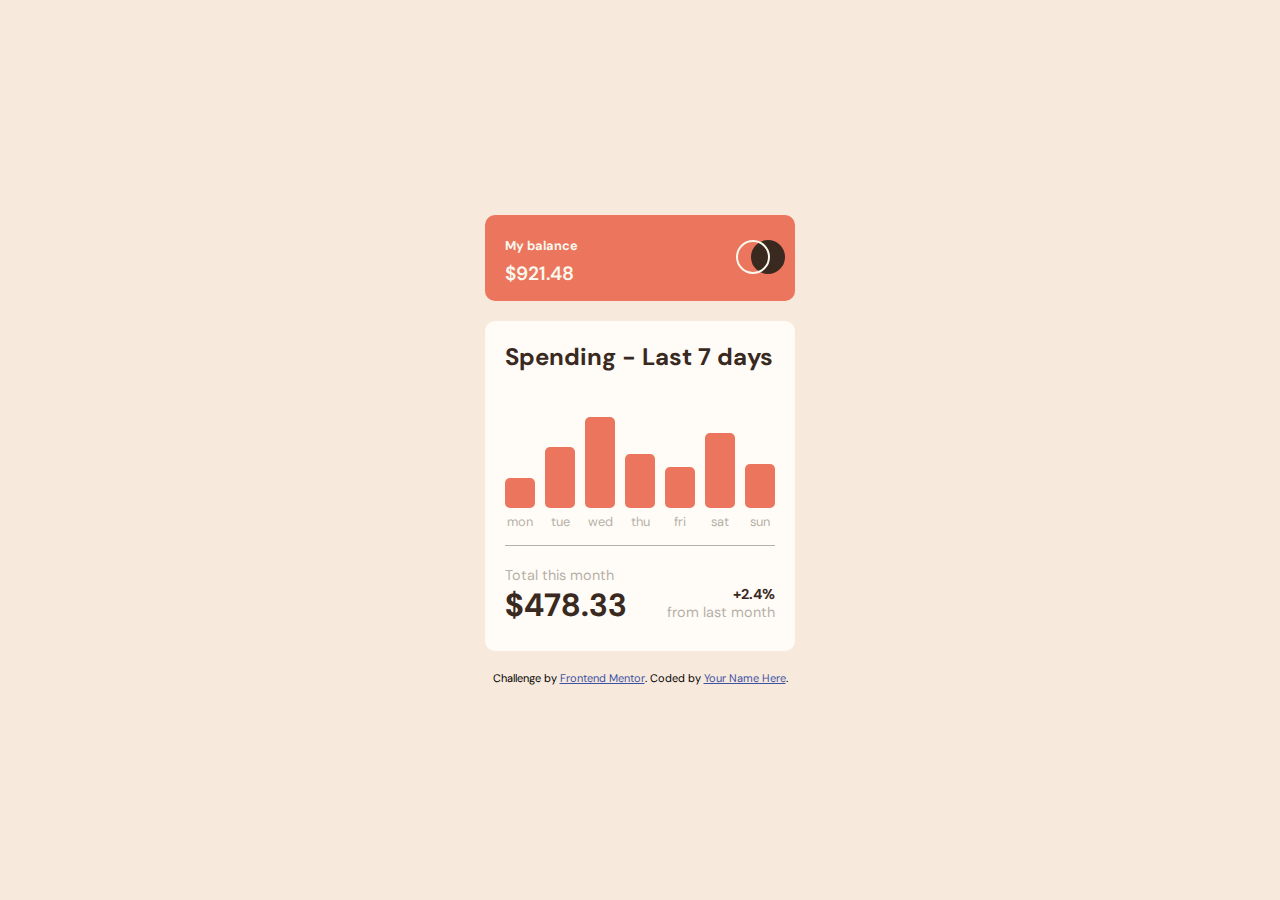
<file: Junior/expenses-chart-component-main/index.html>
<!DOCTYPE html>
<html lang="en">
<head>
  <meta charset="UTF-8">
  <meta name="viewport" content="width=device-width, initial-scale=1.0"> <!-- displays site properly based on user's device -->

  <link rel="icon" type="image/png" sizes="32x32" href="./images/favicon-32x32.png">
  <link rel="stylesheet" type="text/css" href="style.css">
  
  <title>Frontend Mentor | Expenses chart component</title>
  <script src="script.js" defer></script>
  <!-- Feel free to remove these styles or customise in your own stylesheet 👍 -->
  <style>
    .attribution { font-size: 11px; text-align: center; }
    .attribution a { color: hsl(228, 45%, 44%); }
  </style>
</head>

<body>
  <div class="container">
    <div class="upper-div">
      <div class="balance">
        <h3>My balance</h3>
        <span>$921.48</span>
      </div>
      <div class="icon"></div>
    </div>

    <div class="bottom-div">
      <h3>Spending - Last 7 days</h3>
      <div class="chart">
        <div class="day">
          <div class="dayAmount"></div>
          <div class="dayChart"></div>
          <div class="dayName"></div>
        </div>
        <div class="day">
          <div class="dayAmount"></div>
          <div class="dayChart"></div>
          <div class="dayName"></div>
        </div>
        <div class="day">
          <div class="dayAmount"></div>
          <div class="dayChart"></div>
          <div class="dayName"></div>
        </div>
        <div class="day">
          <div class="dayAmount"></div>
          <div class="dayChart"></div>
          <div class="dayName"></div>
        </div>
        <div class="day">
          <div class="dayAmount"></div>
          <div class="dayChart"></div>
          <div class="dayName"></div>
        </div>
        <div class="day">
          <div class="dayAmount"></div>
          <div class="dayChart"></div>
          <div class="dayName"></div>
        </div>
        <div class="day">
          <div class="dayAmount"></div>
          <div class="dayChart"></div>
          <div class="dayName"></div>
        </div>
      </div>
      <div class="monthly-resume">
        <div class="monthly-total">
          <span class="monthly-total-text">Total this month</span>
          <span class="monthly-total-value">$478.33</span>
        </div>
        <div class="last-month-percent">
          <span class="last-month-percent-value">+2.4%</span>
          <span class="last-month-percent-text">from last month</span>
        </div>
      </div>
    </div>
  </div>
    
  <div class="attribution">
    Challenge by <a href="https://www.frontendmentor.io?ref=challenge" target="_blank">Frontend Mentor</a>. 
    Coded by <a href="#">Your Name Here</a>.
  </div>
</body>
</html>
</file>
<file: Junior/expenses-chart-component-main/style.css>
@import url('https://fonts.googleapis.com/css2?family=DM+Sans:wght@400;700&display=swap');

:root{
    --color-bg-body: #f7e9dc;
    --color-inactiveTouchOrClick-bar: #ec755d;
    --color-activeTouchOrClick-bar: #76b5bc;
    --color-font-one: #f9f8ed;
    --color-font-two: #3a291f;
    --color-font-three: #b6b0a8;
    --color-upper-div: #ec755d;
    --color-bottom-div: #fffcf7;
    --color-activeMouseover-bar: #ff9b87;
}

*{
    padding: 0;
    margin: 0;
    box-sizing: border-box;
    font-family: 'DM Sans', sans-serif;
}

body{
    background-color: var(--color-bg-body);
    display: flex;
    flex-direction: column;
    align-items: center;
    justify-content: center;
    min-height: 100vh;
}


/* Upper div */
.upper-div{
    display:flex;
    background-color: var(--color-upper-div);
    padding: 15px 10px;
    border-radius: 10px;
    width: inherit;
}

.balance{
    flex: 1;
}

.balance h3{
    padding: 7px 10px;
    font-size: 0.8rem;
    color: var(--color-font-one);
}

.balance span{
    padding: 7px 10px;
    font-weight: 600;
    color: var(--color-font-one);
    font-size: 1.2rem;
}

.icon{
    position: relative;
    flex: 1;
}

.icon::before{
    content:'';
    position: absolute;
    width: 30px;
    height: 30px;
    border-radius: 50%;
    background-color: transparent;
    border: 2px solid var(--color-font-one);
    z-index: 2;
    right: 15px;
    top: 10px;
}

.icon::after{
    content:'';
    position: absolute;
    width: 30px;
    height: 30px;
    border-radius: 50%;
    border: 2px solid var(--color-font-two);
    background-color: var(--color-font-two);
    z-index: 1;
    right:0px;
    top: 10px;
}
/* Upper div end */


/* bottom div */
.bottom-div{
    background-color: var(--color-bottom-div);
    min-height: 300px;
    width: fit-content;
    margin-top: 20px;
    border-radius: 10px;
    text-align: left;
}

.bottom-div h3{
    padding: 20px;
    color: var(--color-font-two);
    font-size: 1.5rem;
    margin-bottom: 20px;
}

.chart{
    display: flex;
    justify-content: center;
    align-items: flex-end;
    width: inherit;
    margin: 0 20px;
    border-bottom: 1px solid var(--color-font-three);
}

.day{
    display: flex;
    flex-direction: column;
    align-items: center;
    position: relative;
    padding: 5px;
    margin-bottom: 10px;
}

.day:first-child{
    padding-left: 0;
}

.day:last-child{
    padding-right: 0;
}

.dayChart{
    width: 30px;
    background-color: var(--color-inactiveTouchOrClick-bar);
    border-radius: 5px;
    cursor: url(https://cur.cursors-4u.net/others/oth-6/oth589.cur), auto !important;
}

.dayAmount{
    visibility: hidden;
    font-size: 0.85rem;
    background-color: var(--color-font-two);
    color: var(--color-font-one);
    padding: 5px;
    border-radius: 5px;
    margin-bottom: 5px;
    position: absolute;
    top: -30px;
}


.day.activeTouchOrClick .dayAmount,
.day.activeMouseover .dayAmount{
    visibility: visible;
}

.day.activeMouseover .dayChart{
    background-color: var(--color-activeMouseover-bar);
}

.day.activeTouchOrClick .dayChart,
.day.activeTouchOrClick.day.activeMouseover .dayChart{
    background-color: var(--color-activeTouchOrClick-bar);
}

.dayName{
    color: var(--color-font-three);
    font-size: 0.8rem;
    padding-top:5px;
}

.monthly-resume{
    margin: 20px;
    display: flex;
    justify-content: space-between;
    padding-bottom: 25px;
}

.monthly-total{
    display: flex;
    flex-direction: column;
    justify-content: flex-end;
    align-items: flex-start;
}

.monthly-total-text{
    font-size: .9rem;
    color: var(--color-font-three);
    display: flex;
    flex-direction: column;
}

.monthly-total-value{
    color: var(--color-font-two);
    font-size: 2rem;
    font-weight: bold;
}

.last-month-percent{
    display: flex;
    flex-direction: column;
    justify-content: flex-end;
    align-items: flex-end;
    padding-bottom: 5px;
}

.last-month-percent-value{
    color: var(--color-font-two);
    font-size: .9rem;
    font-weight: bold;
}

.last-month-percent-text{
    color: var(--color-font-three);
    font-size: .9rem;
}

/* Responsive */
@media(max-width: 400px ){
    body{
        overflow: auto;
    }

    .dayAmount{
        visibility: hidden;
    }

    .day.activeTouchOrClick .dayAmount{
        visibility: hidden;
    }
}

@media(max-width: 330px){
    *{
        transform: scale(.9);
    }
}
</file>
